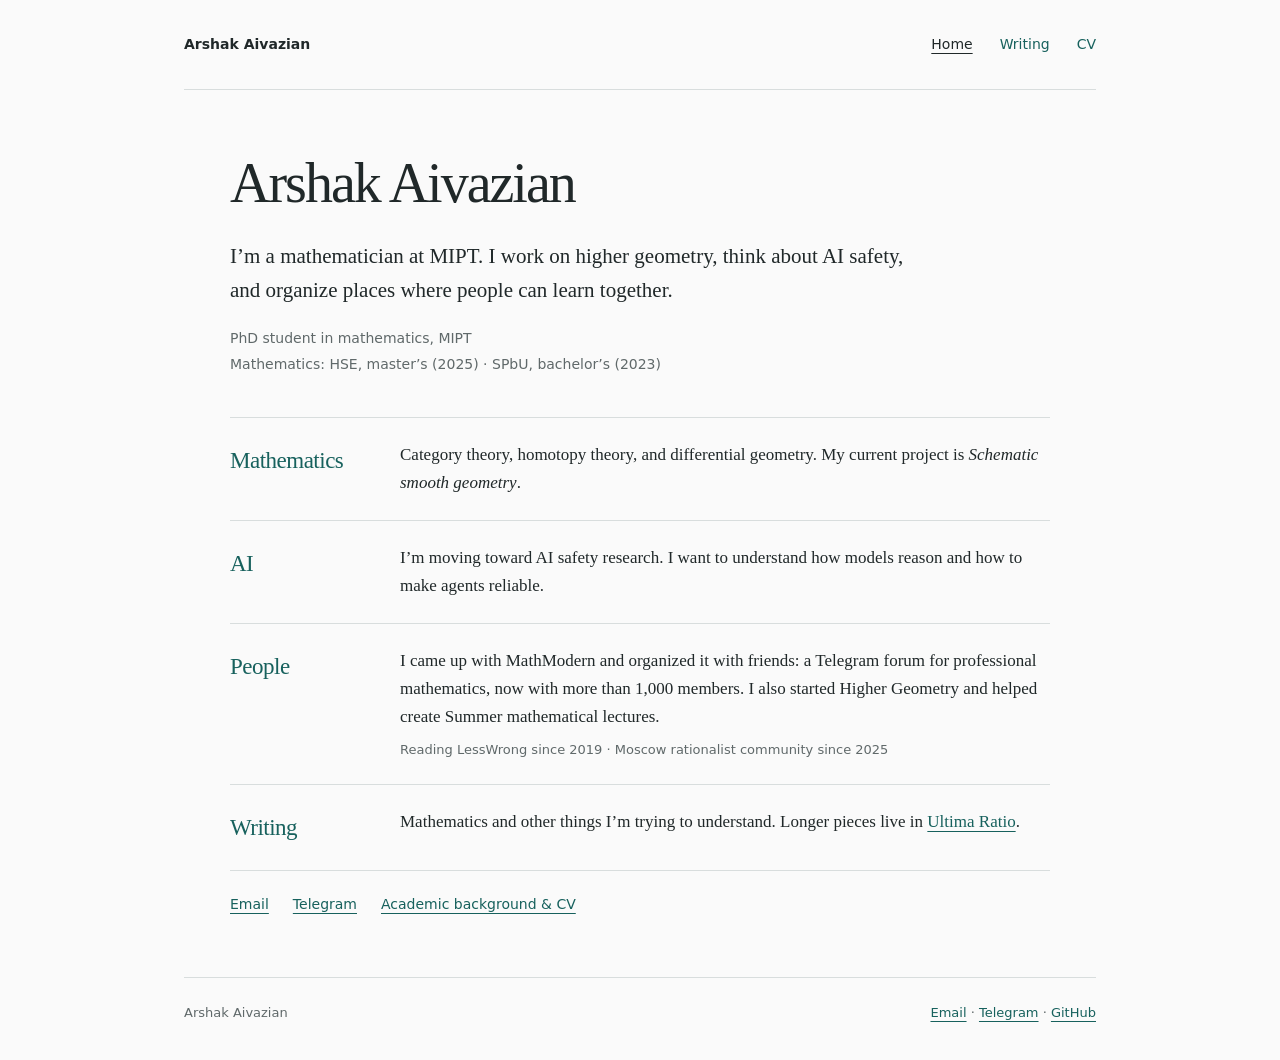
<file: index.html>
<!doctype html><html lang="en"><head><meta charset="utf-8"><meta name="viewport" content="width=device-width,initial-scale=1"><title>Arshak Aivazian</title><meta name="description" content="Arshak Aivazian — mathematics, AI safety, communities, and writing."><link rel="stylesheet" href="assets/style.css"><link rel="icon" href="assets/favicon.svg" type="image/svg+xml"></head><body class="home"><a class="skip" href="#main">Skip to content</a><div class="shell"><header><a class="name" href="index.html">Arshak Aivazian</a><nav aria-label="Main navigation"><a href="index.html" aria-current="page">Home</a><a href="writing/index.html">Writing</a><a href="cv/index.html">CV</a></nav></header><main id="main"><h1>Arshak Aivazian</h1><p class="intro">I’m a mathematician at MIPT. I work on higher geometry, think about AI safety, and organize places where people can learn together.</p><p class="education-line">PhD student in mathematics, MIPT<br>Mathematics: HSE, master’s (2025) · SPbU, bachelor’s (2023)</p><div class="paths"><div class="path"><h2><a href="mathematics/index.html">Mathematics</a></h2><p>Category theory, homotopy theory, and differential geometry. My current project is <em>Schematic smooth geometry</em>.</p></div><div class="path"><h2><a href="ai/index.html">AI</a></h2><p>I’m moving toward AI safety research. I want to understand how models reason and how to make agents reliable.</p></div><div class="path"><h2><a href="communities/index.html">People</a></h2><p>I came up with MathModern and organized it with friends: a Telegram forum for professional mathematics, now with more than 1,000 members. I also started Higher Geometry and helped create Summer mathematical lectures.<span class="small">Reading LessWrong since 2019 · Moscow rationalist community since 2025</span></p></div><div class="path"><h2><a href="writing/index.html">Writing</a></h2><p>Mathematics and other things I’m trying to understand. Longer pieces live in <a href="https://t.me/ultima_rat">Ultima Ratio</a>.</p></div></div><div class="links"><a href="mailto:aivazian.arshak@gmail.com">Email</a><a href="https://t.me/arccs">Telegram</a><a href="cv/index.html">Academic background &amp; CV</a></div></main><footer><span>Arshak Aivazian</span><span><a href="mailto:aivazian.arshak@gmail.com">Email</a> · <a href="https://t.me/arccs">Telegram</a> · <a href="https://github.com/ArshakAivazian">GitHub</a></span></footer></div></body></html>
</file>
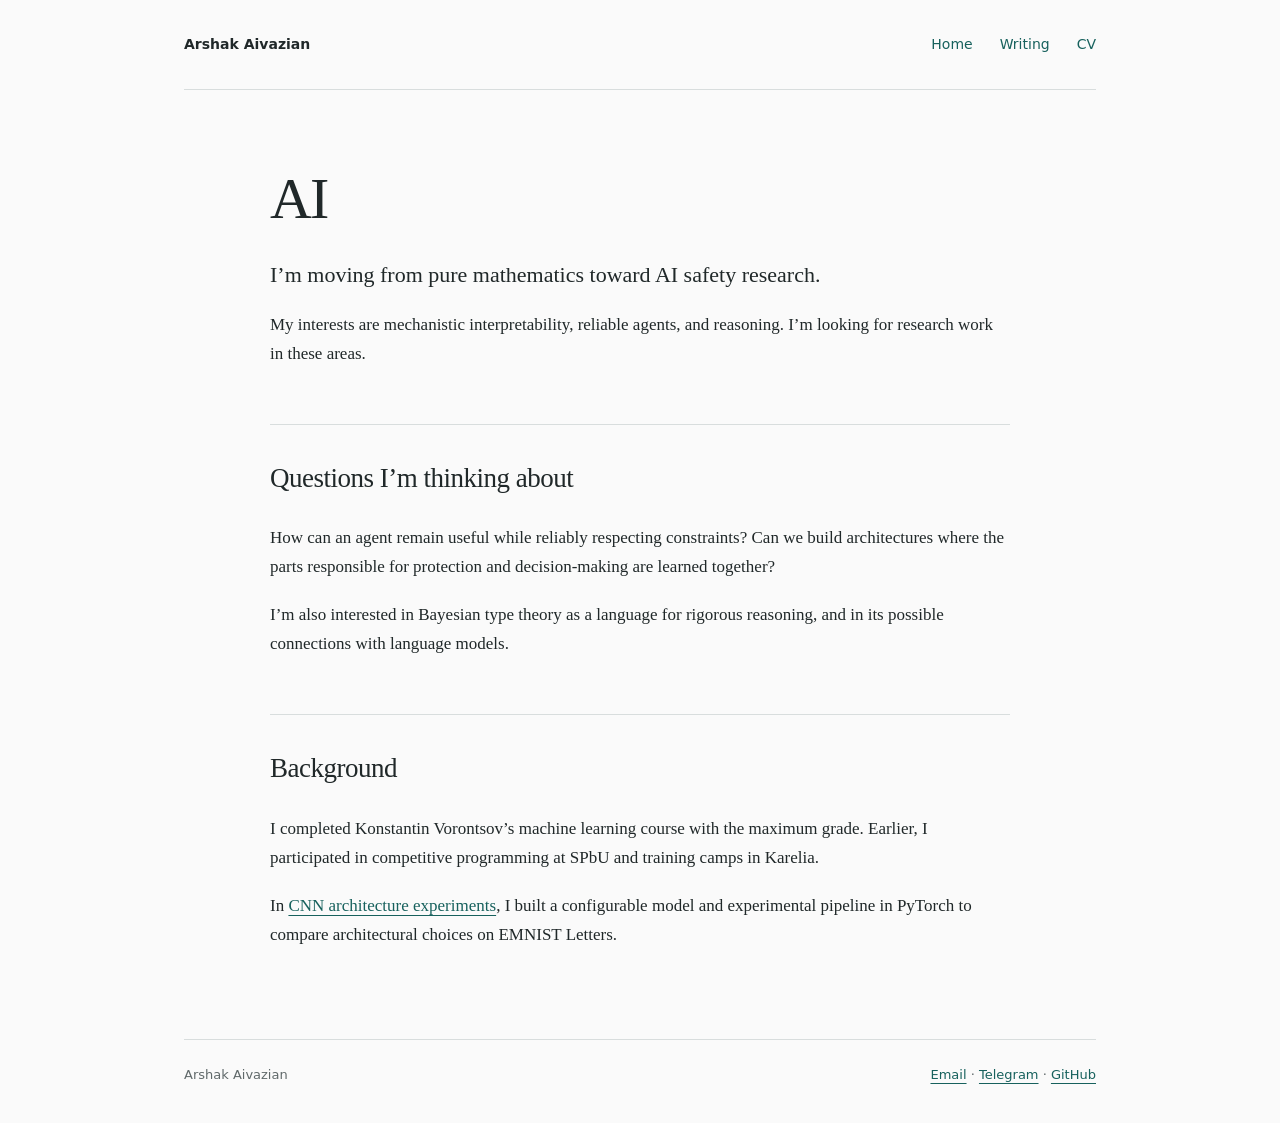
<file: ai/index.html>
<!doctype html><html lang="en"><head><meta charset="utf-8"><meta name="viewport" content="width=device-width,initial-scale=1"><title>AI — Arshak Aivazian</title><meta name="description" content="My move from pure mathematics toward AI safety, mechanistic interpretability, and reliable agents."><link rel="stylesheet" href="../assets/style.css"><link rel="icon" href="../assets/favicon.svg" type="image/svg+xml"></head><body class="detail"><a class="skip" href="#main">Skip to content</a><div class="shell"><header><a class="name" href="../index.html">Arshak Aivazian</a><nav aria-label="Main navigation"><a href="../index.html">Home</a><a href="../writing/index.html">Writing</a><a href="../cv/index.html">CV</a></nav></header><main id="main"><h1>AI</h1><p class="intro">I’m moving from pure mathematics toward AI safety research.</p><p>My interests are mechanistic interpretability, reliable agents, and reasoning. I’m looking for research work in these areas.</p><section><h2>Questions I’m thinking about</h2><p>How can an agent remain useful while reliably respecting constraints? Can we build architectures where the parts responsible for protection and decision-making are learned together?</p><p>I’m also interested in Bayesian type theory as a language for rigorous reasoning, and in its possible connections with language models.</p></section><section><h2>Background</h2><p>I completed Konstantin Vorontsov’s machine learning course with the maximum grade. Earlier, I participated in competitive programming at SPbU and training camps in Karelia.</p><p>In <a href="https://github.com/ArshakAivazian/modern_ML_architectures">CNN architecture experiments</a>, I built a configurable model and experimental pipeline in PyTorch to compare architectural choices on EMNIST Letters.</p></section></main><footer><span>Arshak Aivazian</span><span><a href="mailto:aivazian.arshak@gmail.com">Email</a> · <a href="https://t.me/arccs">Telegram</a> · <a href="https://github.com/ArshakAivazian">GitHub</a></span></footer></div></body></html>
</file>
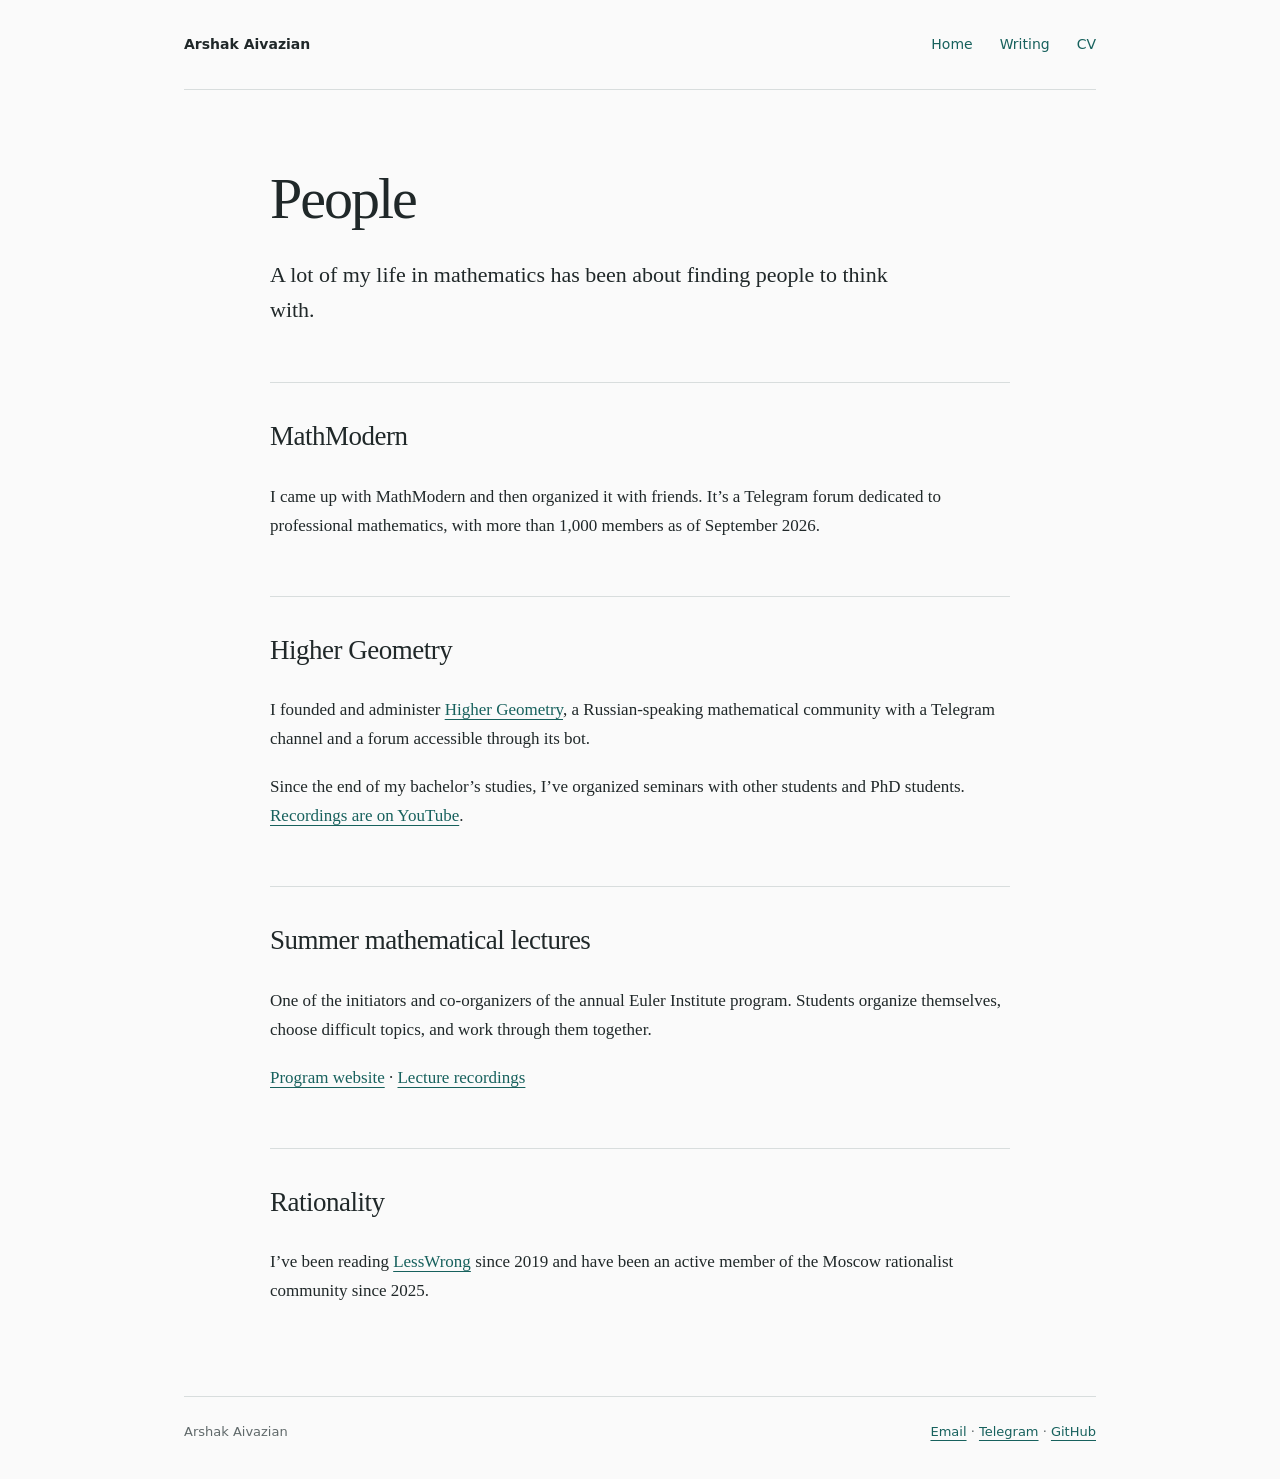
<file: communities/index.html>
<!doctype html><html lang="en"><head><meta charset="utf-8"><meta name="viewport" content="width=device-width,initial-scale=1"><title>People — Arshak Aivazian</title><meta name="description" content="MathModern, Higher Geometry, Summer mathematical lectures, and the Moscow rationalist community."><link rel="stylesheet" href="../assets/style.css"><link rel="icon" href="../assets/favicon.svg" type="image/svg+xml"></head><body class="detail"><a class="skip" href="#main">Skip to content</a><div class="shell"><header><a class="name" href="../index.html">Arshak Aivazian</a><nav aria-label="Main navigation"><a href="../index.html">Home</a><a href="../writing/index.html">Writing</a><a href="../cv/index.html">CV</a></nav></header><main id="main"><h1>People</h1><p class="intro">A lot of my life in mathematics has been about finding people to think with.</p><section><h2>MathModern</h2><p>I came up with MathModern and then organized it with friends. It’s a Telegram forum dedicated to professional mathematics, with more than 1,000 members as of September 2026.</p></section><section><h2>Higher Geometry</h2><p>I founded and administer <a href="https://t.me/higher_geometry">Higher Geometry</a>, a Russian-speaking mathematical community with a Telegram channel and a forum accessible through its bot.</p><p>Since the end of my bachelor’s studies, I’ve organized seminars with other students and PhD students. <a href="https://www.youtube.com/channel/UClb0Nay4cDfiJ2zv7Mo48SA">Recordings are on YouTube</a>.</p></section><section><h2>Summer mathematical lectures</h2><p>One of the initiators and co-organizers of the annual Euler Institute program. Students organize themselves, choose difficult topics, and work through them together.</p><p><a href="https://smlpt.tilda.ws/2023">Program website</a> · <a href="https://www.youtube.com/@smlspb">Lecture recordings</a></p></section><section><h2>Rationality</h2><p>I’ve been reading <a href="https://www.lesswrong.com/">LessWrong</a> since 2019 and have been an active member of the Moscow rationalist community since 2025.</p></section></main><footer><span>Arshak Aivazian</span><span><a href="mailto:aivazian.arshak@gmail.com">Email</a> · <a href="https://t.me/arccs">Telegram</a> · <a href="https://github.com/ArshakAivazian">GitHub</a></span></footer></div></body></html>
</file>
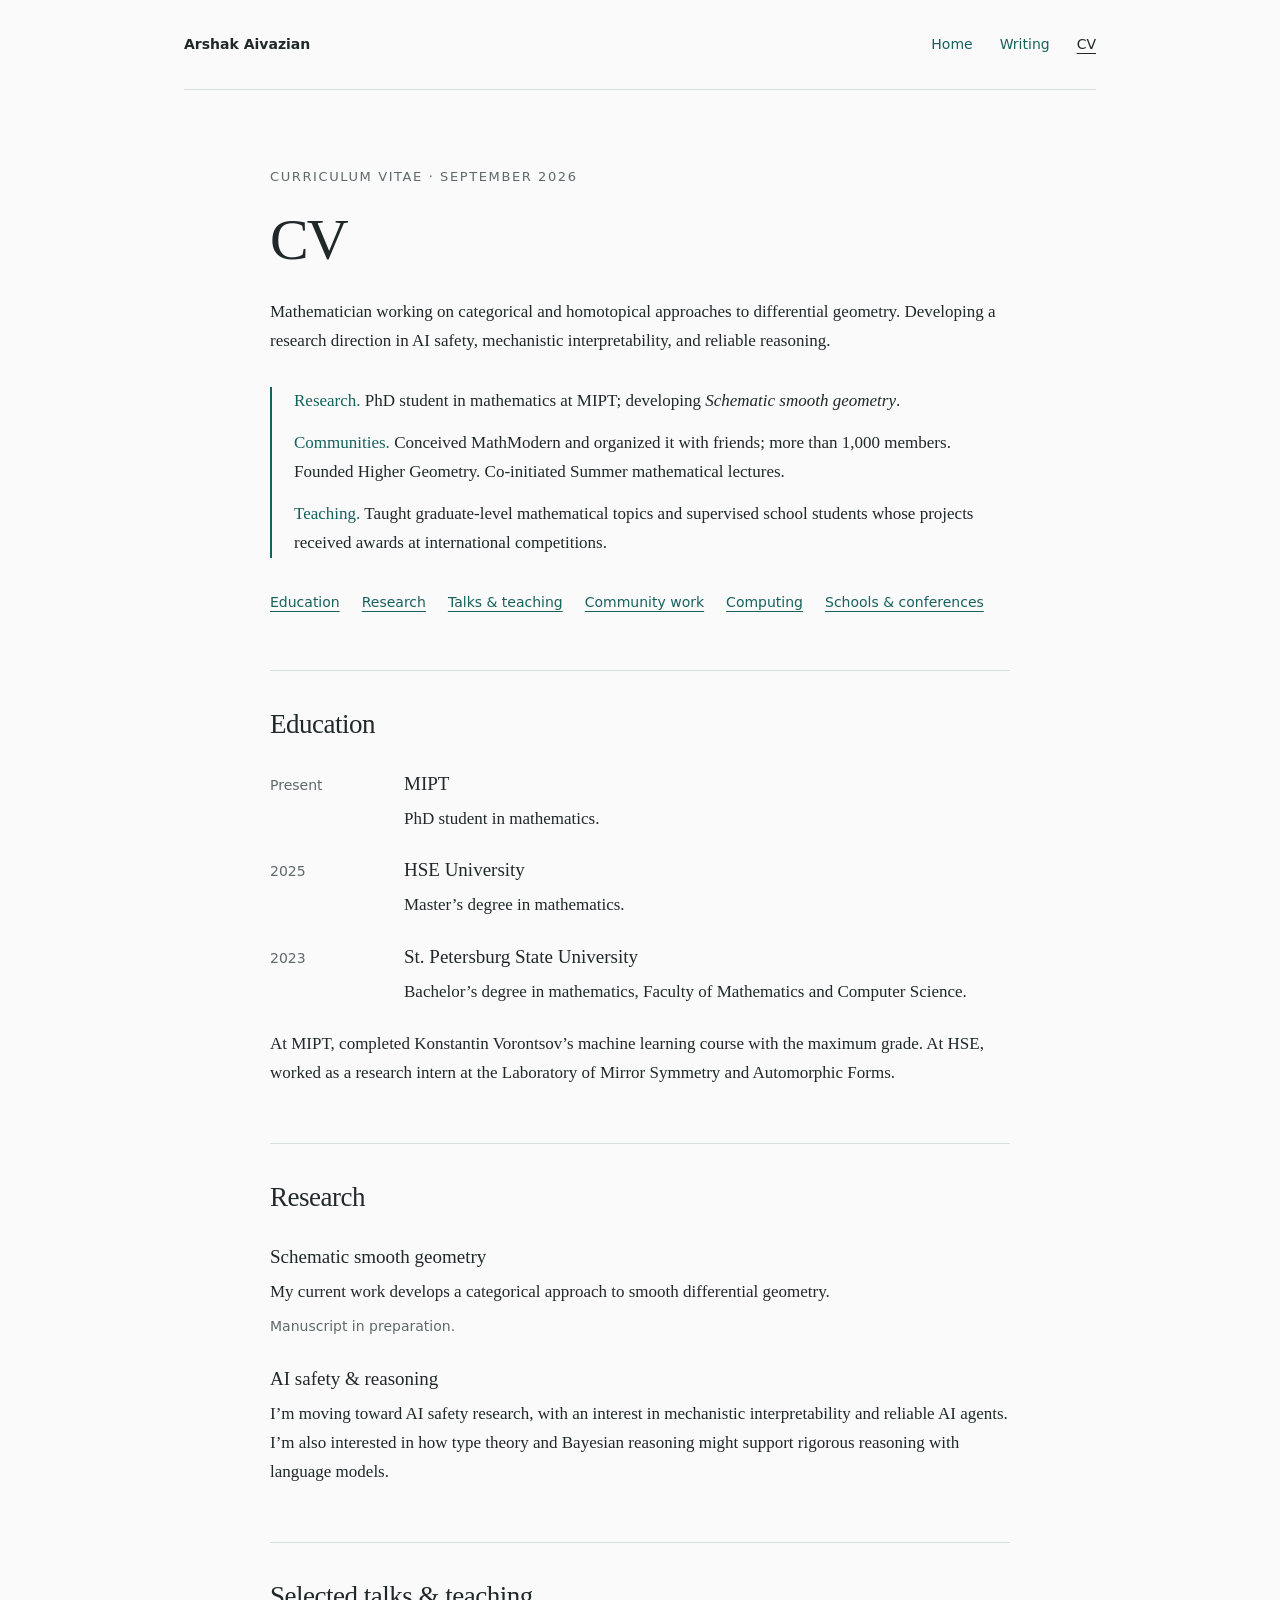
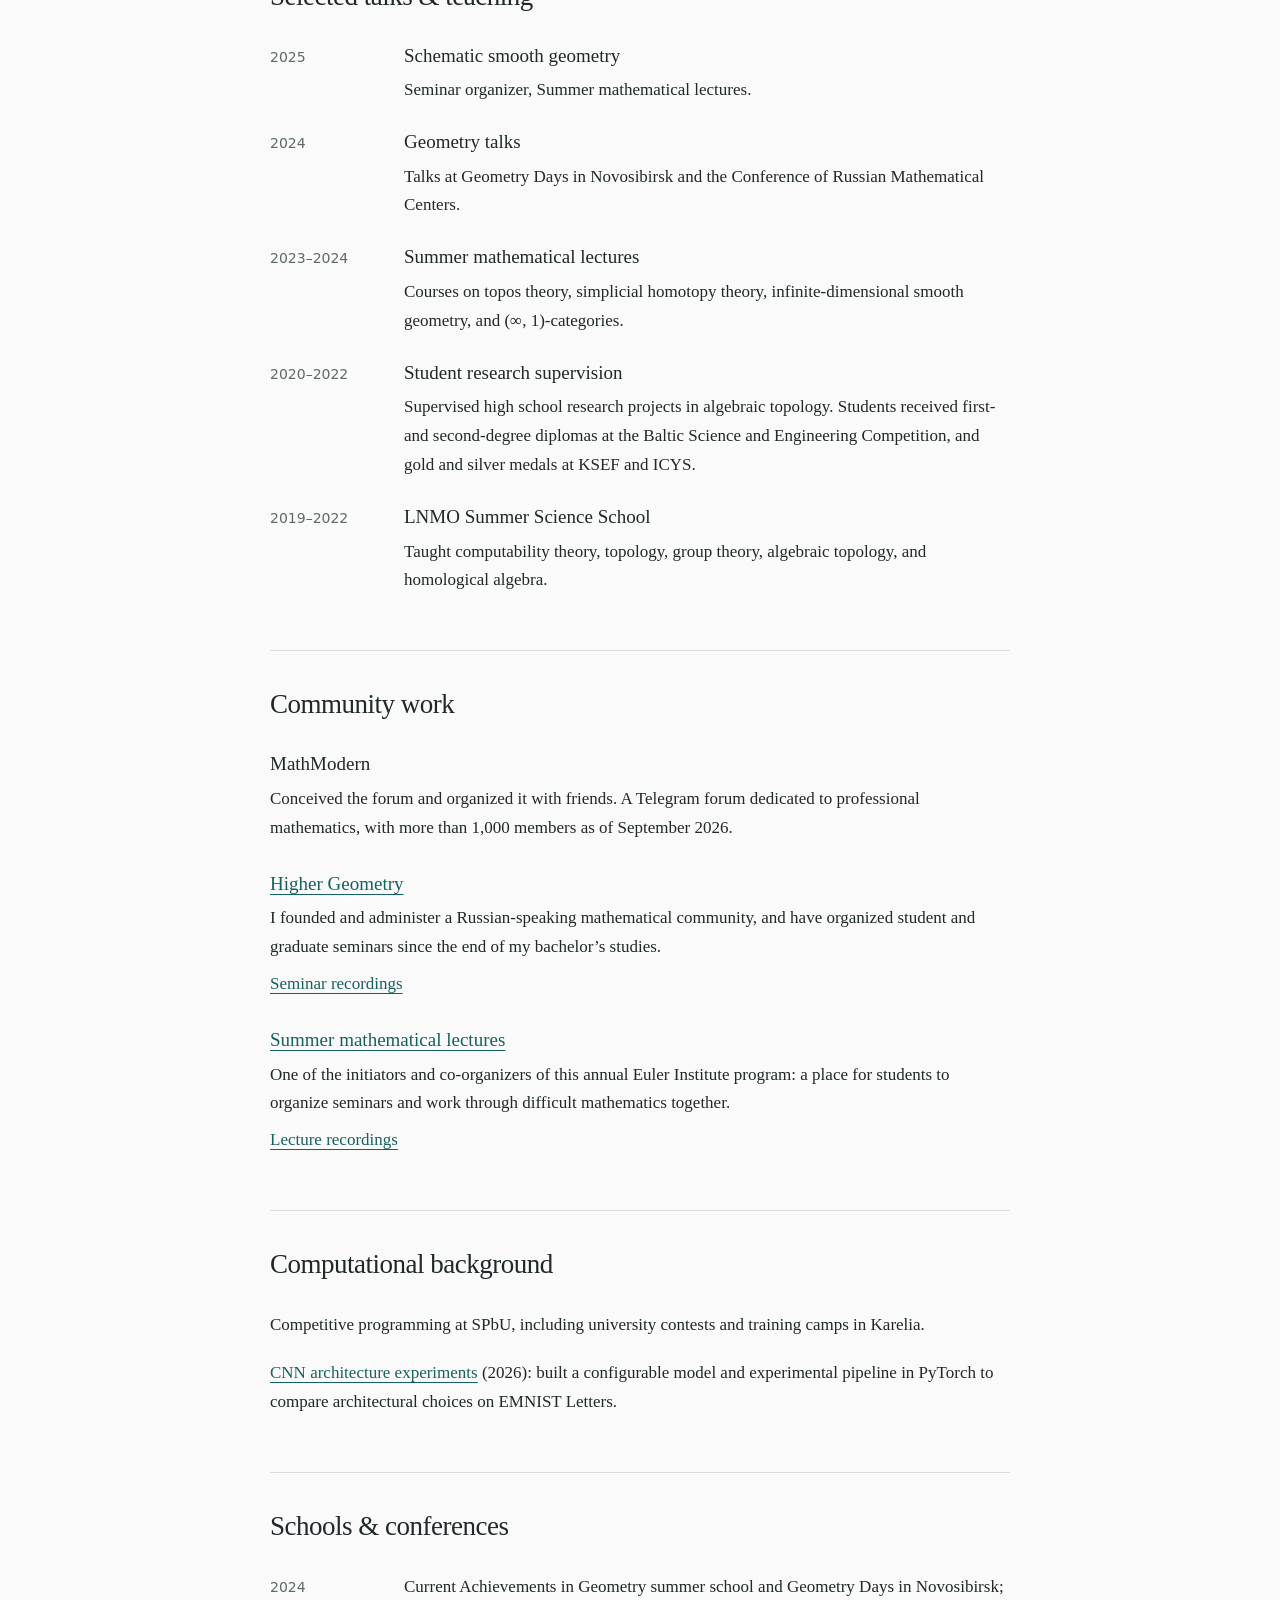
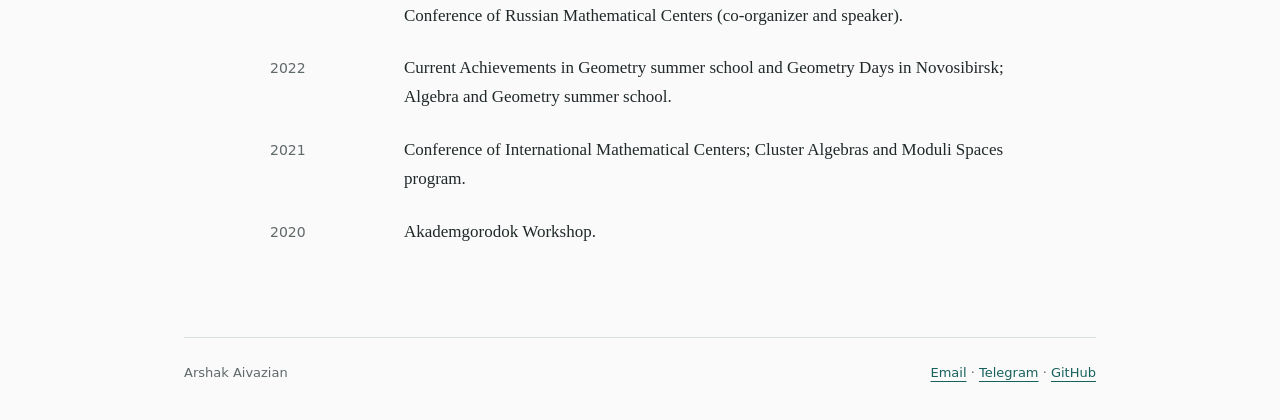
<file: cv/index.html>
<!doctype html><html lang="en"><head><meta charset="utf-8"><meta name="viewport" content="width=device-width,initial-scale=1"><title>CV — Arshak Aivazian</title><meta name="description" content="Selected highlights, education, research, teaching, and community work by Arshak Aivazian."><link rel="stylesheet" href="../assets/style.css"><link rel="icon" href="../assets/favicon.svg" type="image/svg+xml"></head><body class="detail"><a class="skip" href="#main">Skip to content</a><div class="shell"><header><a class="name" href="../index.html">Arshak Aivazian</a><nav aria-label="Main navigation"><a href="../index.html">Home</a><a href="../writing/index.html">Writing</a><a href="../cv/index.html" aria-current="page">CV</a></nav></header><main id="main"><p class="eyebrow">Curriculum vitae · September 2026</p><h1>CV</h1><p>Mathematician working on categorical and homotopical approaches to differential geometry. Developing a research direction in AI safety, mechanistic interpretability, and reliable reasoning.</p><div class="highlights"><p><strong>Research.</strong> PhD student in mathematics at MIPT; developing <em>Schematic smooth geometry</em>.</p><p><strong>Communities.</strong> Conceived MathModern and organized it with friends; more than 1,000 members. Founded Higher Geometry. Co-initiated Summer mathematical lectures.</p><p><strong>Teaching.</strong> Taught graduate-level mathematical topics and supervised school students whose projects received awards at international competitions.</p></div><nav class="section-nav" aria-label="CV sections"><a href="#education">Education</a><a href="#research">Research</a><a href="#teaching">Talks &amp; teaching</a><a href="#community">Community work</a><a href="#computing">Computing</a><a href="#schools">Schools &amp; conferences</a></nav><section id="education"><h2>Education</h2><div class="row"><div class="label">Present</div><div><h3>MIPT</h3><p>PhD student in mathematics.</p></div></div><div class="row"><div class="label">2025</div><div><h3>HSE University</h3><p>Master’s degree in mathematics.</p></div></div><div class="row"><div class="label">2023</div><div><h3>St. Petersburg State University</h3><p>Bachelor’s degree in mathematics, Faculty of Mathematics and Computer Science.</p></div></div><p>At MIPT, completed Konstantin Vorontsov’s machine learning course with the maximum grade. At HSE, worked as a research intern at the Laboratory of Mirror Symmetry and Automorphic Forms.</p></section><section id="research"><h2>Research</h2><div class="entry"><h3>Schematic smooth geometry</h3><p>My current work develops a categorical approach to smooth differential geometry.</p><p class="meta">Manuscript in preparation.</p></div><div class="entry"><h3>AI safety &amp; reasoning</h3><p>I’m moving toward AI safety research, with an interest in mechanistic interpretability and reliable AI agents. I’m also interested in how type theory and Bayesian reasoning might support rigorous reasoning with language models.</p></div></section><section id="teaching"><h2>Selected talks &amp; teaching</h2><div class="row"><div class="label">2025</div><div><h3>Schematic smooth geometry</h3><p>Seminar organizer, Summer mathematical lectures.</p></div></div><div class="row"><div class="label">2024</div><div><h3>Geometry talks</h3><p>Talks at Geometry Days in Novosibirsk and the Conference of Russian Mathematical Centers.</p></div></div><div class="row"><div class="label">2023–2024</div><div><h3>Summer mathematical lectures</h3><p>Courses on topos theory, simplicial homotopy theory, infinite-dimensional smooth geometry, and (∞, 1)-categories.</p></div></div><div class="row"><div class="label">2020–2022</div><div><h3>Student research supervision</h3><p>Supervised high school research projects in algebraic topology. Students received first- and second-degree diplomas at the Baltic Science and Engineering Competition, and gold and silver medals at KSEF and ICYS.</p></div></div><div class="row"><div class="label">2019–2022</div><div><h3>LNMO Summer Science School</h3><p>Taught computability theory, topology, group theory, algebraic topology, and homological algebra.</p></div></div></section><section id="community"><h2>Community work</h2><div class="entry"><h3>MathModern</h3><p>Conceived the forum and organized it with friends. A Telegram forum dedicated to professional mathematics, with more than 1,000 members as of September 2026.</p></div><div class="entry"><h3><a href="https://t.me/higher_geometry">Higher Geometry</a></h3><p>I founded and administer a Russian-speaking mathematical community, and have organized student and graduate seminars since the end of my bachelor’s studies.</p><a href="https://www.youtube.com/channel/UClb0Nay4cDfiJ2zv7Mo48SA">Seminar recordings</a></div><div class="entry"><h3><a href="https://smlpt.tilda.ws/2023">Summer mathematical lectures</a></h3><p>One of the initiators and co-organizers of this annual Euler Institute program: a place for students to organize seminars and work through difficult mathematics together.</p><a href="https://www.youtube.com/@smlspb">Lecture recordings</a></div></section><section id="computing"><h2>Computational background</h2><p>Competitive programming at SPbU, including university contests and training camps in Karelia.</p><p><a href="https://github.com/ArshakAivazian/modern_ML_architectures">CNN architecture experiments</a> (2026): built a configurable model and experimental pipeline in PyTorch to compare architectural choices on EMNIST Letters.</p></section><section id="schools"><h2>Schools &amp; conferences</h2><div class="row"><div class="label">2024</div><p>Current Achievements in Geometry summer school and Geometry Days in Novosibirsk; Conference of Russian Mathematical Centers (co-organizer and speaker).</p></div><div class="row"><div class="label">2022</div><p>Current Achievements in Geometry summer school and Geometry Days in Novosibirsk; Algebra and Geometry summer school.</p></div><div class="row"><div class="label">2021</div><p>Conference of International Mathematical Centers; Cluster Algebras and Moduli Spaces program.</p></div><div class="row"><div class="label">2020</div><p>Akademgorodok Workshop.</p></div></section></main><footer><span>Arshak Aivazian</span><span><a href="mailto:aivazian.arshak@gmail.com">Email</a> · <a href="https://t.me/arccs">Telegram</a> · <a href="https://github.com/ArshakAivazian">GitHub</a></span></footer></div></body></html>
</file>
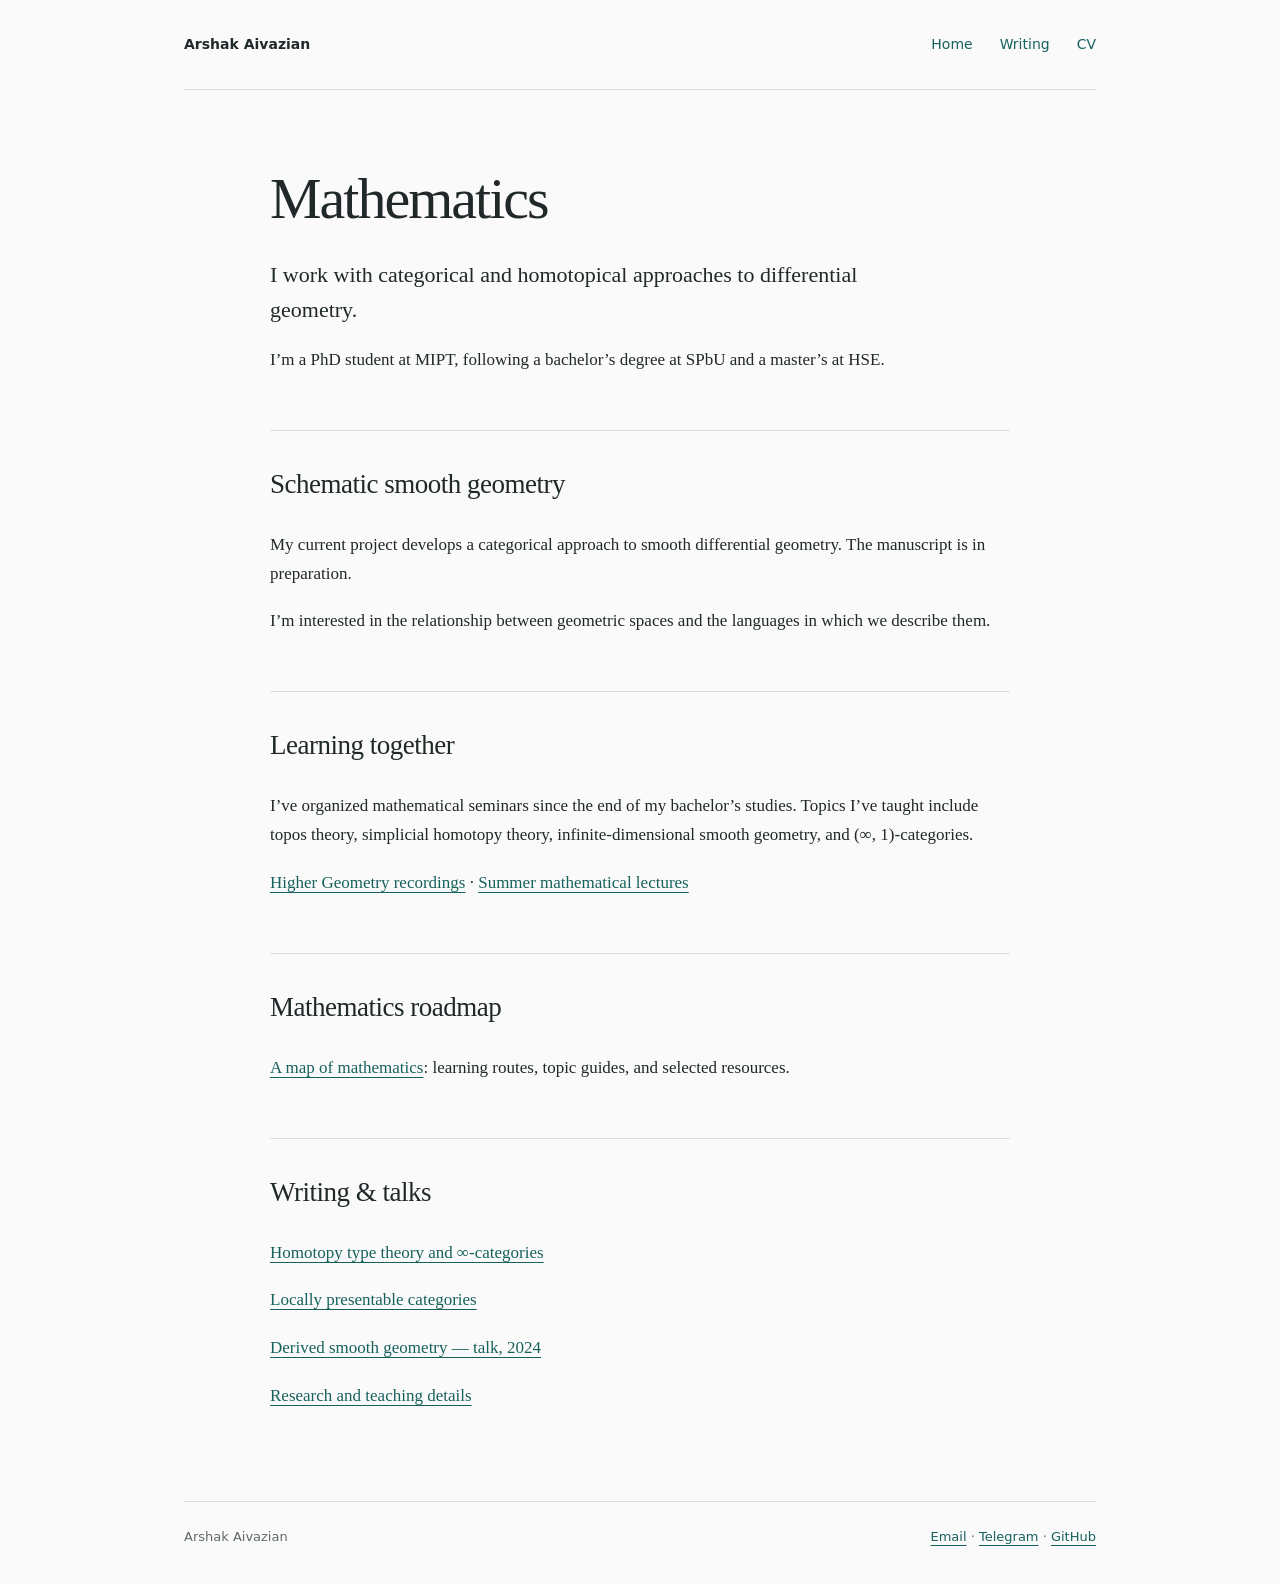
<file: mathematics/index.html>
<!doctype html><html lang="en"><head><meta charset="utf-8"><meta name="viewport" content="width=device-width,initial-scale=1"><title>Mathematics — Arshak Aivazian</title><meta name="description" content="Categorical approaches to smooth differential geometry, mathematical seminars, and a mathematics roadmap."><link rel="stylesheet" href="../assets/style.css"><link rel="icon" href="../assets/favicon.svg" type="image/svg+xml"></head><body class="detail"><a class="skip" href="#main">Skip to content</a><div class="shell"><header><a class="name" href="../index.html">Arshak Aivazian</a><nav aria-label="Main navigation"><a href="../index.html">Home</a><a href="../writing/index.html">Writing</a><a href="../cv/index.html">CV</a></nav></header><main id="main"><h1>Mathematics</h1><p class="intro">I work with categorical and homotopical approaches to differential geometry.</p><p>I’m a PhD student at MIPT, following a bachelor’s degree at SPbU and a master’s at HSE.</p><section><h2>Schematic smooth geometry</h2><p>My current project develops a categorical approach to smooth differential geometry. The manuscript is in preparation.</p><p>I’m interested in the relationship between geometric spaces and the languages in which we describe them.</p></section><section><h2>Learning together</h2><p>I’ve organized mathematical seminars since the end of my bachelor’s studies. Topics I’ve taught include topos theory, simplicial homotopy theory, infinite-dimensional smooth geometry, and (∞, 1)-categories.</p><p><a href="https://www.youtube.com/channel/UClb0Nay4cDfiJ2zv7Mo48SA">Higher Geometry recordings</a> · <a href="https://www.youtube.com/@smlspb">Summer mathematical lectures</a></p></section><section><h2>Mathematics roadmap</h2><p><a href="https://arshakaivazian.github.io/mathematics-roadmap/">A map of mathematics</a>: learning routes, topic guides, and selected resources.</p></section><section><h2>Writing &amp; talks</h2><p><a href="https://t.me/ultima_rat/133">Homotopy type theory and ∞-categories</a></p><p><a href="https://t.me/ultima_rat/117">Locally presentable categories</a></p><p><a href="https://t.me/mc4_conf_library/377">Derived smooth geometry — talk, 2024</a></p><p><a href="../cv/index.html#research">Research and teaching details</a></p></section></main><footer><span>Arshak Aivazian</span><span><a href="mailto:aivazian.arshak@gmail.com">Email</a> · <a href="https://t.me/arccs">Telegram</a> · <a href="https://github.com/ArshakAivazian">GitHub</a></span></footer></div></body></html>
</file>
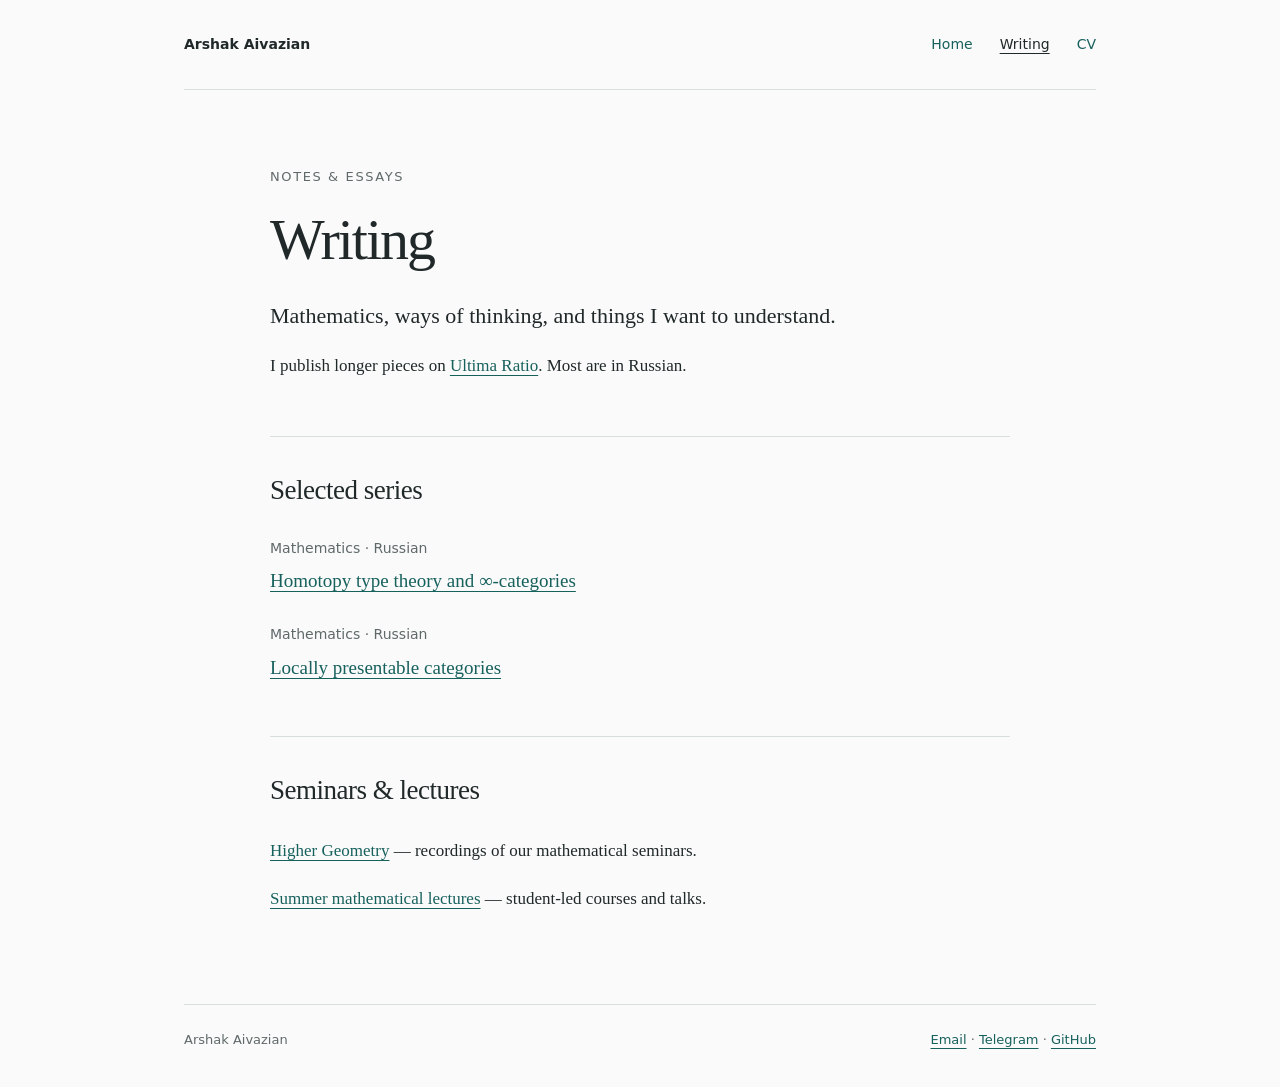
<file: writing/index.html>
<!doctype html><html lang="en"><head><meta charset="utf-8"><meta name="viewport" content="width=device-width,initial-scale=1"><title>Writing — Arshak Aivazian</title><meta name="description" content="Selected mathematical series, essays, and seminar recordings by Arshak Aivazian."><link rel="stylesheet" href="../assets/style.css"><link rel="icon" href="../assets/favicon.svg" type="image/svg+xml"></head><body class="detail"><a class="skip" href="#main">Skip to content</a><div class="shell"><header><a class="name" href="../index.html">Arshak Aivazian</a><nav aria-label="Main navigation"><a href="../index.html">Home</a><a href="../writing/index.html" aria-current="page">Writing</a><a href="../cv/index.html">CV</a></nav></header><main id="main"><p class="eyebrow">Notes &amp; essays</p><h1>Writing</h1><p class="intro">Mathematics, ways of thinking, and things I want to understand.</p><p>I publish longer pieces on <a href="https://t.me/ultima_rat">Ultima Ratio</a>. Most are in Russian.</p><section><h2>Selected series</h2><article class="entry"><p class="meta">Mathematics · Russian</p><h3><a href="https://t.me/ultima_rat/133">Homotopy type theory and ∞-categories</a></h3></article><article class="entry"><p class="meta">Mathematics · Russian</p><h3><a href="https://t.me/ultima_rat/117">Locally presentable categories</a></h3></article></section><section><h2>Seminars &amp; lectures</h2><p><a href="https://www.youtube.com/channel/UClb0Nay4cDfiJ2zv7Mo48SA">Higher Geometry</a> — recordings of our mathematical seminars.</p><p><a href="https://www.youtube.com/@smlspb">Summer mathematical lectures</a> — student-led courses and talks.</p></section></main><footer><span>Arshak Aivazian</span><span><a href="mailto:aivazian.arshak@gmail.com">Email</a> · <a href="https://t.me/arccs">Telegram</a> · <a href="https://github.com/ArshakAivazian">GitHub</a></span></footer></div></body></html>
</file>
<file: assets/style.css>
*{box-sizing:border-box} :root{--paper:#fafafa;--ink:#202829;--muted:#60696a;--line:#d8dddd;--accent:#17615d}html{scroll-behavior:smooth}body{margin:0;background:var(--paper);color:var(--ink);font:17px/1.7 Georgia,'Times New Roman',serif}a{color:var(--accent);text-decoration-thickness:1px;text-underline-offset:4px}a:hover{color:var(--ink)}a:focus-visible{outline:2px solid var(--accent);outline-offset:5px}.shell{max-width:1020px;margin:auto;padding:0 54px}header{display:flex;justify-content:space-between;align-items:center;padding:34px 0;border-bottom:1px solid var(--line);font:14px/1.5 system-ui,sans-serif}header a{text-decoration:none}.name{font-weight:600;color:var(--ink)}nav{display:flex;gap:27px}nav a[aria-current=page]{color:var(--ink);text-decoration:underline}main{max-width:740px;margin:76px auto 90px}h1{font-size:clamp(38px,6vw,58px);font-weight:400;letter-spacing:-2px;line-height:1.13;margin:0 0 25px}h2{font-size:27px;font-weight:400;letter-spacing:-.5px;margin:0 0 23px}h3{font-size:19px;line-height:1.4;font-weight:400;margin:0 0 7px}p{margin:0 0 19px}.intro{font-size:22px;line-height:1.6;max-width:650px}.eyebrow,.meta,.label,.links,footer,.download{font-family:system-ui,sans-serif}.eyebrow{font-size:13px;letter-spacing:1.6px;text-transform:uppercase;color:var(--muted);margin-bottom:19px}.meta{font-size:14px;color:var(--muted)}.links{font-size:14px;display:flex;flex-wrap:wrap;gap:10px 24px;margin:26px 0 0}section{margin-top:55px;padding-top:31px;border-top:1px solid var(--line)}.row{display:grid;grid-template-columns:112px 1fr;gap:22px;margin-bottom:24px}.row p{margin:0}.label{font-size:14px;color:var(--muted);padding-top:3px}.entry{margin:0 0 28px}.entry p{margin-bottom:8px}.note{color:var(--muted)}footer{border-top:1px solid var(--line);padding:24px 0 36px;font-size:13px;color:var(--muted);display:flex;justify-content:space-between;gap:16px}.skip{position:absolute;left:-9999px}.skip:focus{left:20px;top:10px;background:white}.download{display:inline-block;font-size:14px;border:1px solid var(--line);padding:8px 15px;margin:0 0 24px}ul{padding-left:22px}li{margin-bottom:8px}@media(max-width:600px){.shell{padding:0 23px}header{padding:23px 0;align-items:flex-start;gap:18px;flex-direction:column}nav{gap:24px}main{margin:48px auto 60px}h1{letter-spacing:-1px}.intro{font-size:20px}.row{grid-template-columns:1fr;gap:3px}section{margin-top:40px}footer{flex-direction:column;gap:3px}}@media(prefers-reduced-motion:reduce){html{scroll-behavior:auto}}@media print{header,footer,.download,.links,.skip{display:none}body{font-size:11pt;background:white}.shell{padding:0}main{margin:0;max-width:none}h1{font-size:30pt}section{margin-top:22px;padding-top:15px}a{color:inherit}.row,.entry{break-inside:avoid}}
/* A personal notebook: a short introduction, then paths into its subjects. */
.home main{max-width:820px;margin-top:62px}.home h1{font-size:clamp(38px,6vw,56px)}.home .intro{max-width:690px;font-size:21px}.education-line{font:14px/1.8 system-ui,sans-serif;color:var(--muted);max-width:650px}.paths{margin-top:40px;border-top:1px solid var(--line)}.path{display:grid;grid-template-columns:145px 1fr;gap:25px;padding:23px 0;border-bottom:1px solid var(--line)}.path h2{font-size:23px;margin:0}.path p{margin:0;font-size:17px;line-height:1.65}.path h2 a{text-decoration:none}.path h2 a:hover{text-decoration:underline}.path .small{display:block;font:13px/1.7 system-ui,sans-serif;margin-top:8px;color:var(--muted)}.home .links{margin-top:22px}.home main{margin-bottom:60px}.section-nav{display:flex;gap:8px 22px;flex-wrap:wrap;font:14px/1.8 system-ui,sans-serif;margin:25px 0}.highlights{border-left:2px solid var(--accent);padding-left:22px;margin:32px 0}.highlights p{margin-bottom:13px}.highlights strong{font-weight:400;color:var(--accent)}@media(max-width:600px){.home main{margin-top:38px}.path{grid-template-columns:1fr;gap:8px;padding:22px 0}.home .intro{font-size:20px}}
</file>
